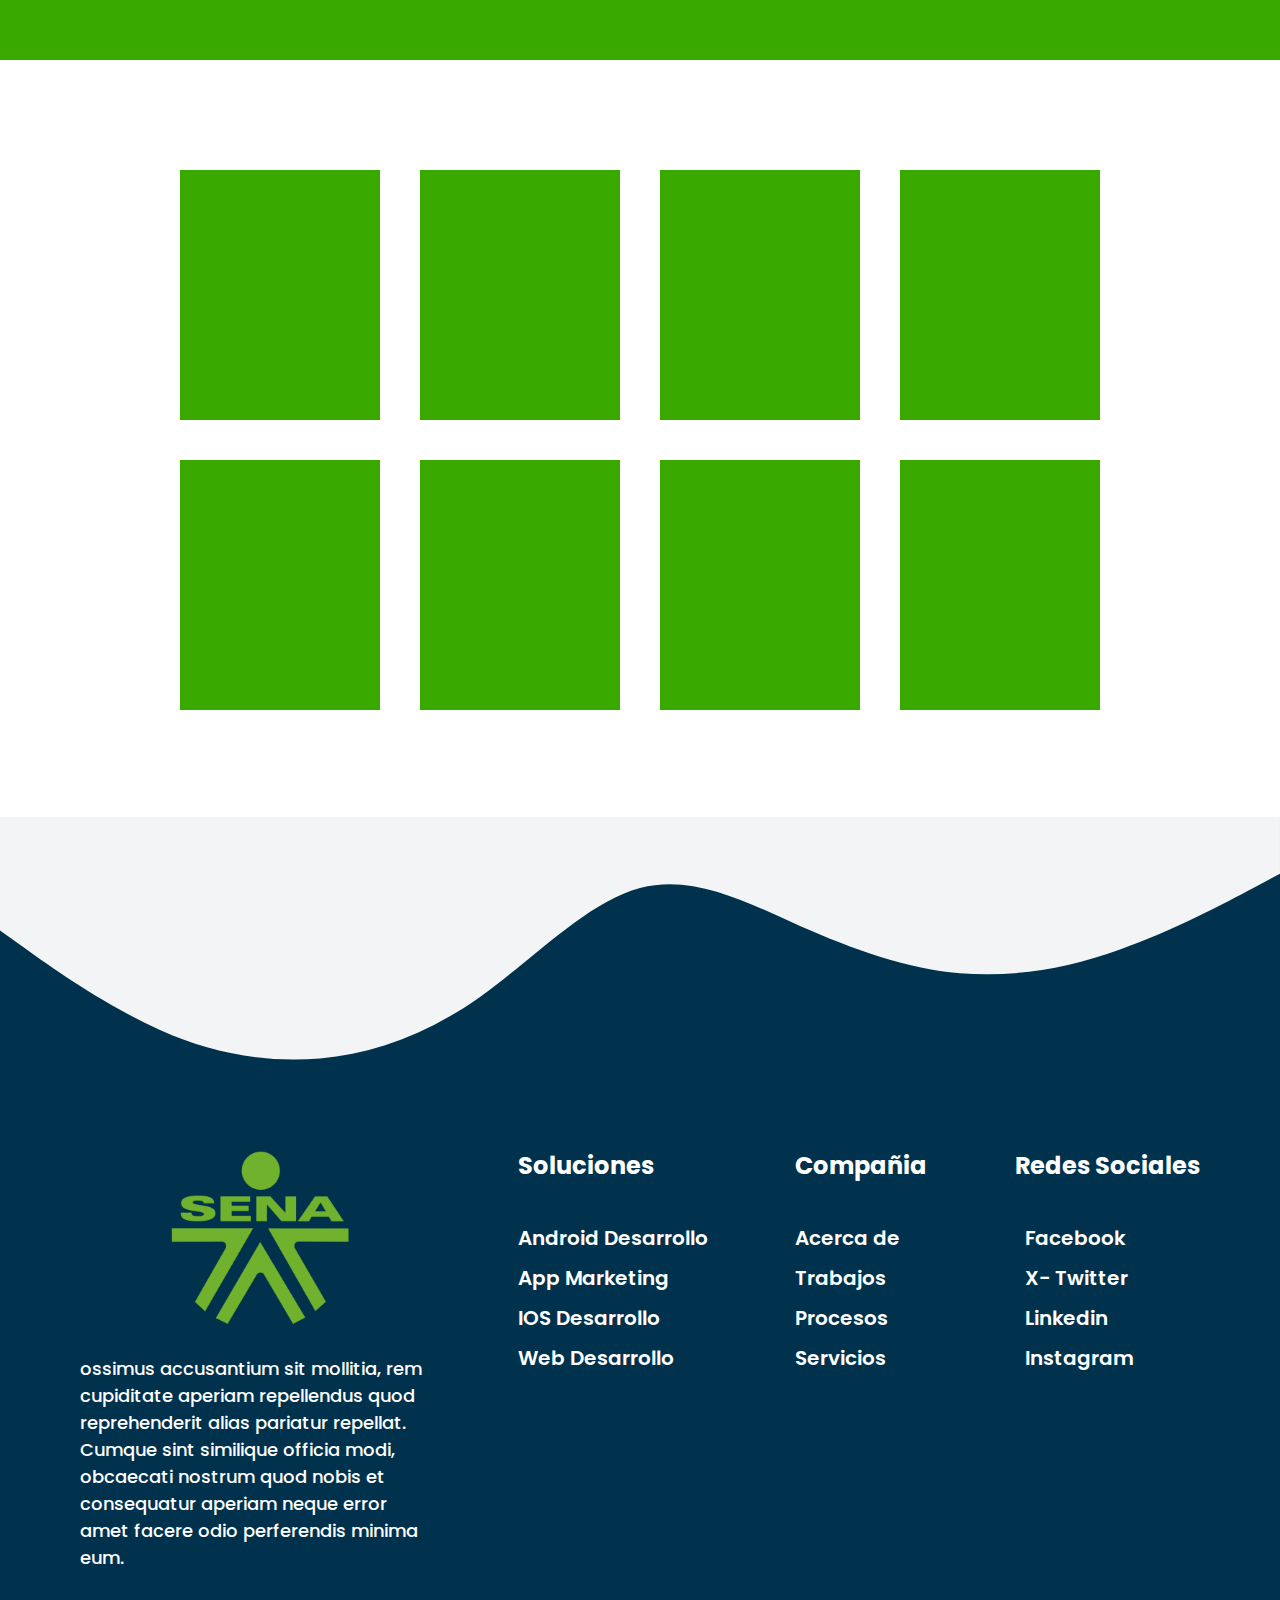
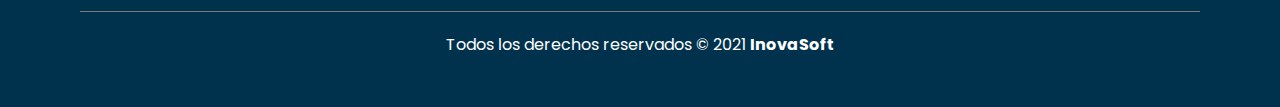
<file: footer/index.html>
<!DOCTYPE html>
<html lang="es">

<head>
  <meta charset="UTF-8">
  <meta name="viewport" content="width=device-width, initial-scale=1.0">
  <title>Footer</title>

  <link rel="stylesheet" href="style/style.css">

  <link rel="stylesheet" href="https://cdnjs.cloudflare.com/ajax/libs/font-awesome/6.3.0/css/all.min.css"
    integrity="sha512-SzlrxWUlpfuzQ+pcUCosxcglQRNAq/DZjVsC0lE40xsADsfeQoEypE+enwcOiGjk/bSuGGKHEyjSoQ1zVisanQ=="
    crossorigin="anonymous" referrerpolicy="no-referrer" />
</head>

<body>
  <header>

  </header>
  <div class="body__page">
    <div class="cover">
      <div class="container__article">
        <div class="box__article"></div>
        <div class="box__article"></div>
        <div class="box__article"></div>
        <div class="box__article"></div>
        <div class="box__article"></div>
        <div class="box__article"></div>
        <div class="box__article"></div>
        <div class="box__article"></div>
      </div>
    </div>

    <footer>

      <div class="wave">
        <img src="img/wave.svg" alt="">
      </div>

      <div class="container__footer">

        <div class="box__footer">
          <div class="logo">
            <img src="img/logo-sena-verde.png" alt="logo_sena">
          </div>
          <div class="terms">
            <p>
              ossimus accusantium sit mollitia, rem cupiditate aperiam repellendus quod reprehenderit alias pariatur
              repellat. Cumque sint similique officia modi, obcaecati nostrum quod nobis et consequatur aperiam neque
              error amet facere odio perferendis minima eum.
            </p>
          </div>
        </div>
        <div class="box__footer">
          <h2>Soluciones</h2>
          <a href="https://www.zoho.com">Android Desarrollo</a>
          <a href="https://www.kiwop.com">App Marketing</a>
          <a href="https://www.ibm.com/es-es/topics/ios-app-development">IOS Desarrollo</a>
          <a href="https://desarrolloweb.com">Web Desarrollo</a>
        </div>

        <div class="box__footer">
          <h2>Compañia</h2>
          <a href="#">Acerca de</a>
          <a href="#">Trabajos</a>
          <a href="#">Procesos</a>
          <a href="#">Servicios</a>
        </div>

        <div class="box__footer">
          <h2>Redes Sociales</h2>
          <a href="https://www.facebook.com/"><i class="fa-brands fa-facebook"></i> Facebook</a>
          <a href="https://twitter.com/?lang=es"><i class="fa-brands fa-twitter"></i> X- Twitter</a>
          <a href="https://co.linkedin.com/"><i class="fa-brands fa-linkedin"></i>Linkedin</a>
          <a href="https://www.instagram.com/"> <i class="fa-brands fa-instagram"></i> Instagram</a>
        </div>
      </div>

      <div class="box__copyright">
        <hr>
        <p>Todos los derechos reservados © 2021 <b> InovaSoft</b></p>
      </div>
    </footer>
  </div>

</body>

</html>
</file>
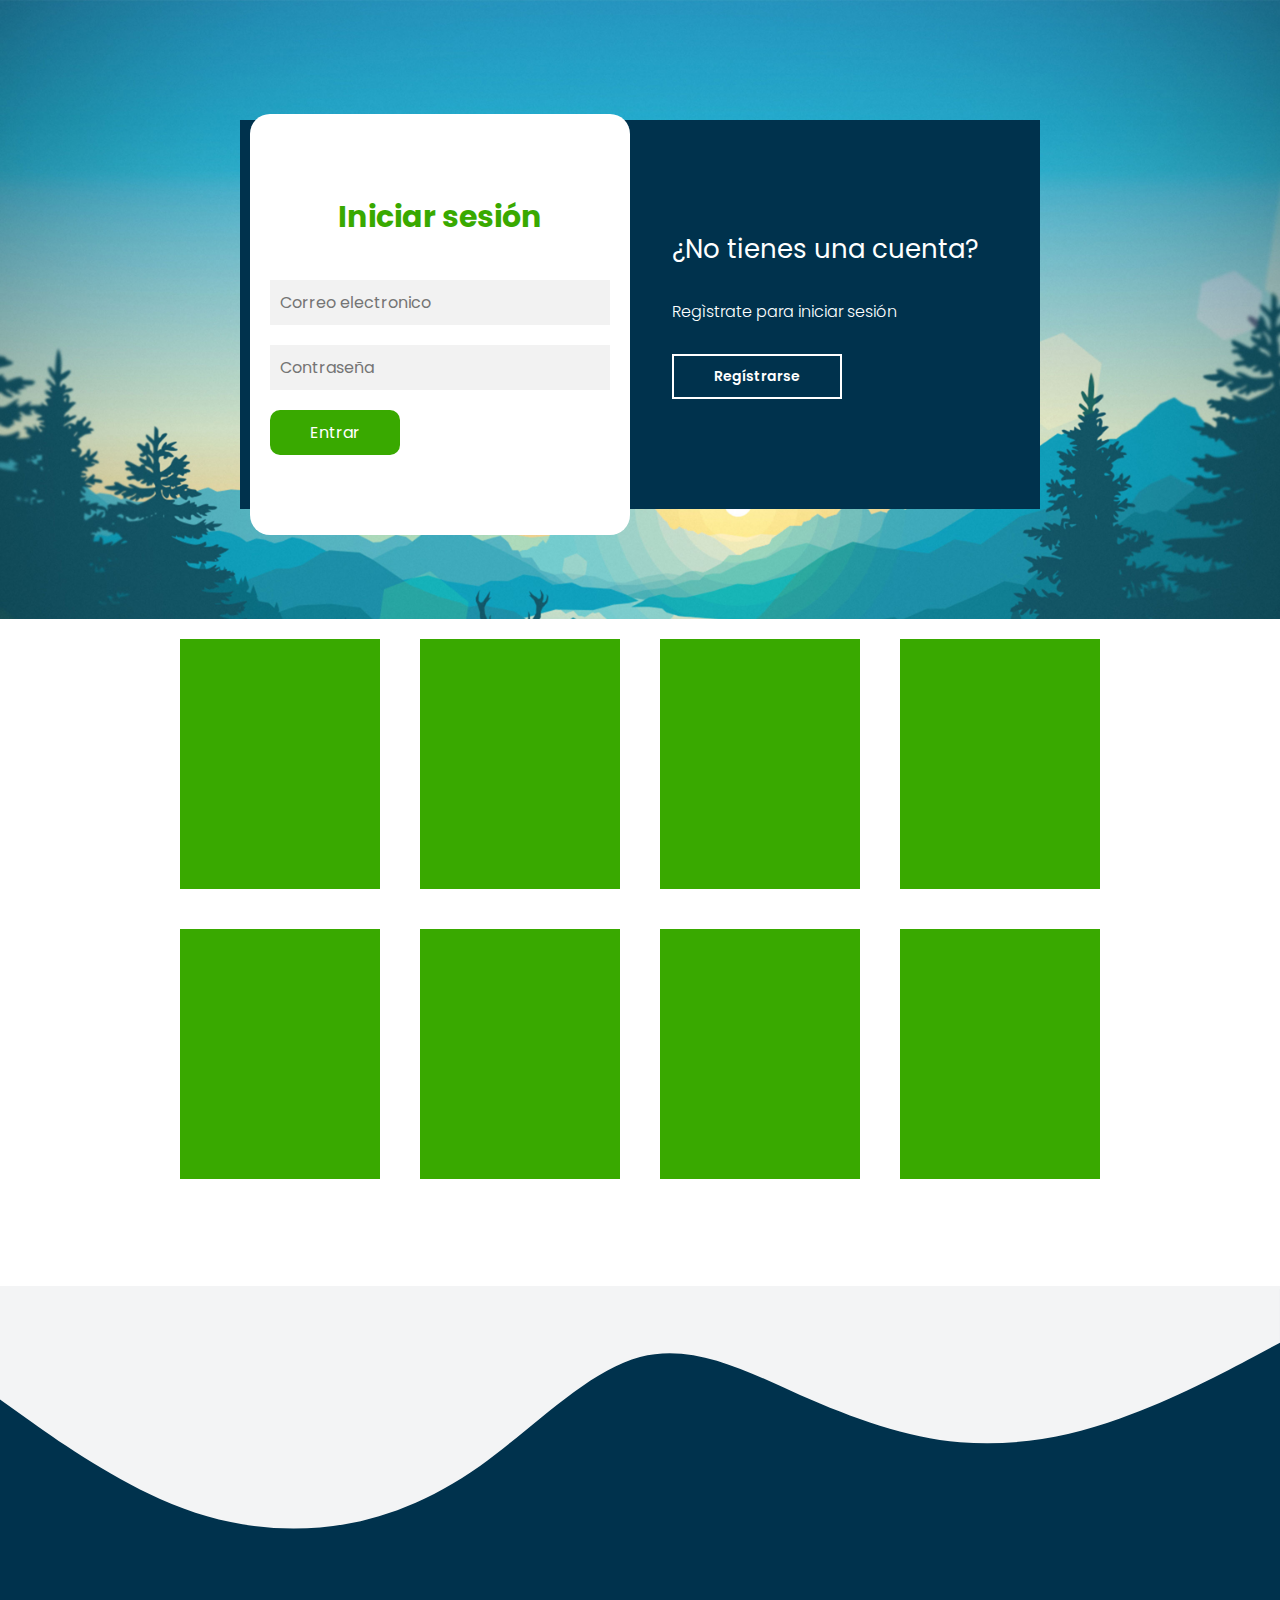
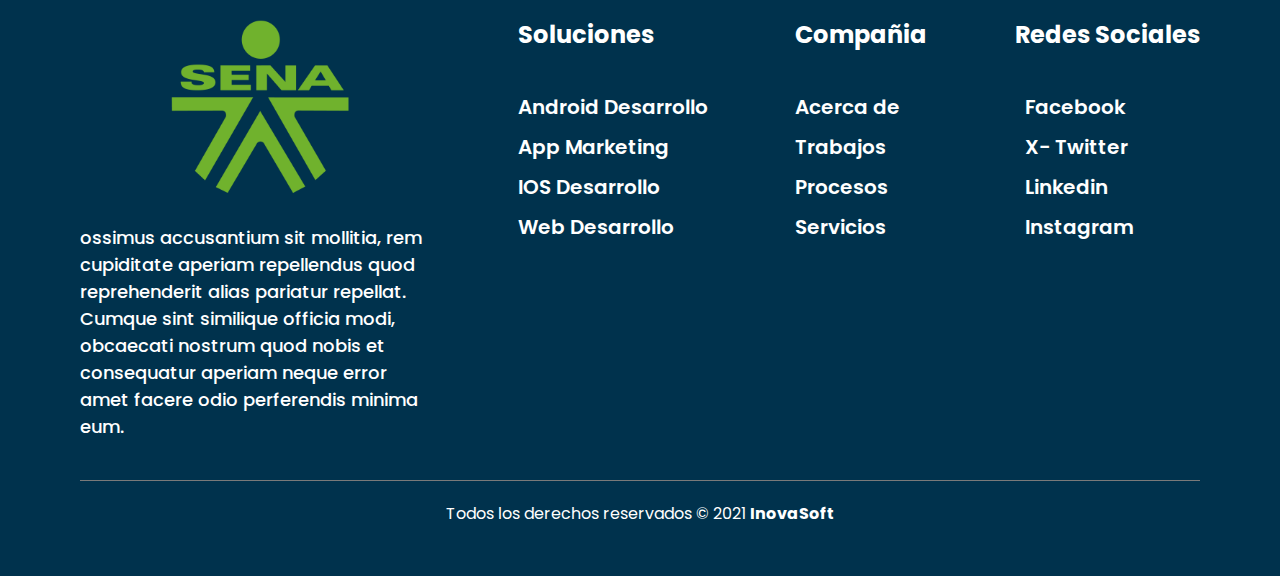
<file: Login-y-registro/index.html>
<!DOCTYPE html>
<html lang="en">

<head>
    <meta charset="UTF-8">
    <meta name="viewport" content="width=device-width, initial-scale=1.0">
    <link rel="stylesheet" href="assets/css/estilos.css">
    <link rel="stylesheet" href="../footer/style/style.css">
    <link rel="preconnect" href="https://fonts.googleapis.com">
    <link rel="preconnect" href="https://fonts.gstatic.com" crossorigin>
    <link href="https://fonts.googleapis.com/css2?family=Roboto&display=swap" rel="stylesheet">
    <title>Login y registro Sena-ADSO</title>
    <link rel="stylesheet" href="https://cdnjs.cloudflare.com/ajax/libs/font-awesome/6.3.0/css/all.min.css"
    integrity="sha512-SzlrxWUlpfuzQ+pcUCosxcglQRNAq/DZjVsC0lE40xsADsfeQoEypE+enwcOiGjk/bSuGGKHEyjSoQ1zVisanQ=="
    crossorigin="anonymous" referrerpolicy="no-referrer" />
</head>

<body>

    <main>
        <div class="contenedor__todo">
            <div class="caja__trasera">
                <div class="caja__trasera--login">
                    <h3>¿Ya tienes cuenta?</h3>
                    <p>Inicia sesiòn para entrar en la página</p>
                    <button id="btn__iniciar--sesion">Inicar sesión</button>
                </div>

                <div class="caja__trasera--register">
                    <h3>¿No tienes una cuenta?</h3>
                    <p>Regìstrate para iniciar sesión</p>
                    <button id="btn__registrarse">Regístrarse</button>
                </div>
            </div>
            <!-- FORMULARIO LOGIN Y REGISTRO -->
            <div class="contenedor__login--register">
                <!-- login -->
                <form action="" class="formulario__login">
                    <h2>Iniciar sesión</h2>
                    <input type="text" placeholder="Correo electronico">
                    <input type="password" placeholder="Contraseña">
                    <a class="btn__login" href="../menu/index.html">Entrar</a>
                </form>
                <!-- REGISTRO -->
                <form action="" class="formulario__register">
                    <H2>Registrarse</H2>
                    <input type="text" placeholder="Nombre completo">
                    <input type="text" placeholder="Correo Electronico">
                    <input type="text" placeholder="Usuario">
                    <input type="password" placeholder="Contraseña">
                    <button>Registrarse</button>
                </form>
            </div>
        </div>

    </main>

    <div class="body__page">
        <div class="cover">
            <div class="container__article">
                <div class="box__article"></div>
                <div class="box__article"></div>
                <div class="box__article"></div>
                <div class="box__article"></div>
                <div class="box__article"></div>
                <div class="box__article"></div>
                <div class="box__article"></div>
                <div class="box__article"></div>
            </div>
        </div>

        <footer>

            <div class="wave">
                <img src="../footer/img/wave.svg" alt="">
            </div>

            <div class="container__footer">

                <div class="box__footer">
                    <div class="logo">
                        <img src="../footer/img/logo-sena-verde.png" alt="logo_sena">
                    </div>
                    <div class="terms">
                        <p>
                            ossimus accusantium sit mollitia, rem cupiditate aperiam repellendus quod reprehenderit
                            alias pariatur
                            repellat. Cumque sint similique officia modi, obcaecati nostrum quod nobis et consequatur
                            aperiam neque
                            error amet facere odio perferendis minima eum.
                        </p>
                    </div>
                </div>
                <div class="box__footer">
                    <h2>Soluciones</h2>
                    <a href="https://www.zoho.com">Android Desarrollo</a>
                    <a href="https://www.kiwop.com">App Marketing</a>
                    <a href="https://www.ibm.com/es-es/topics/ios-app-development">IOS Desarrollo</a>
                    <a href="https://desarrolloweb.com">Web Desarrollo</a>
                </div>

                <div class="box__footer">
                    <h2>Compañia</h2>
                    <a href="#">Acerca de</a>
                    <a href="#">Trabajos</a>
                    <a href="#">Procesos</a>
                    <a href="#">Servicios</a>
                </div>

                <div class="box__footer">
                    <h2>Redes Sociales</h2>
                    <a href="https://www.facebook.com/"><i class="fa-brands fa-facebook"></i> Facebook</a>
                    <a href="https://twitter.com/?lang=es"><i class="fa-brands fa-twitter"></i> X- Twitter</a>
                    <a href="https://co.linkedin.com/"><i class="fa-brands fa-linkedin"></i>Linkedin</a>
                    <a href="https://www.instagram.com/"> <i class="fa-brands fa-instagram"></i> Instagram</a>
                </div>
            </div>

            <div class="box__copyright">
                <hr>
                <p>Todos los derechos reservados © 2021 <b> InovaSoft</b></p>
            </div>
        </footer>
    </div>

    <script src="assets/js/java.js"></script>

</body>

</html>
</file>
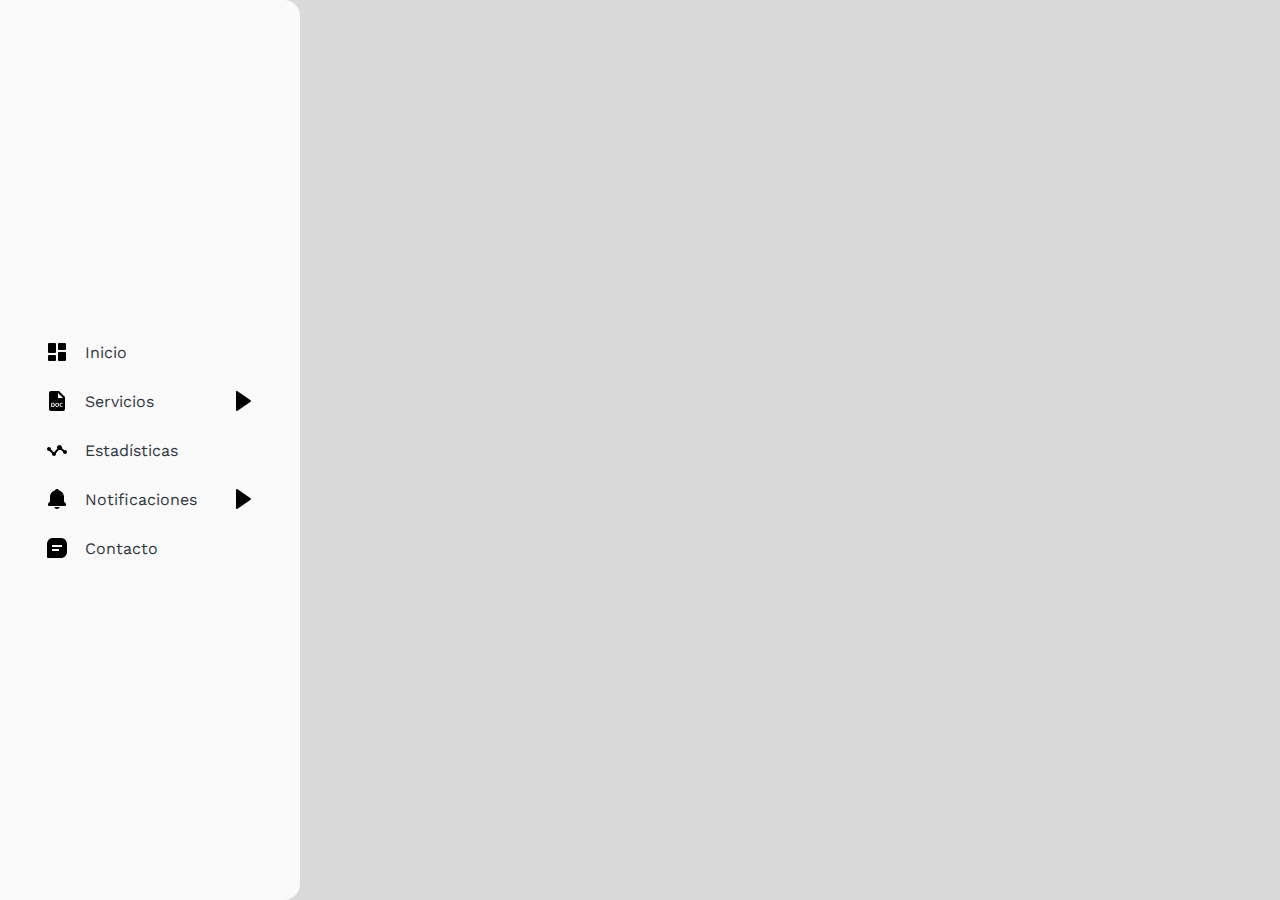
<file: menu/index.html>
<!DOCTYPE html>
<html lang="es">
<head>
  <meta charset="UTF-8">
  <meta name="viewport" content="width=device-width, initial-scale=1.0">
  <link rel="stylesheet" href="estilos.css">
  <title>Menu</title>
</head>
<body>
  <!-- https://boxicons.com/ -->
  
  <nav class="nav">
    <ul class="list">

      <li class="list__item">
        <div class="list__button">
          <img src="Assets/Dasshboard.svg" class="list__img">
          <a href="#" class="nav__link active">Inicio</a>
        </div>
      </li>
      
      <li class="list__item list__item--click">
        <div class="list__button list__button--click">
          <img src="Assets/Docs.svg" class="list__img">          
          <a href="#" class="nav__link">Servicios</a>
          <img src="Assets/Arrow.svg" class="list__arrow">
        </div>  
        
          <ul class="list__show">
            <li class="list_inside">
              <a href="#" class="nav__link nav__link--inside">Estoy dentro</a>
            </li>
            <li class="list_inside">
              <a href="#" class="nav__link nav__link--inside">Estoy dentro</a>
            </li>
            <li class="list_inside">
              <a href="#" class="nav__link nav__link--inside">Estoy dentro</a>
            </li>
          </ul>
      </li>

      <li class="list__item">
        <div class="list__button">
          <img src="Assets/Stats.svg" class="list__img">
            <a href="#" class="nav__link">Estadísticas</a>
        </div>
      </li>
      
      <li class="list__item list__item--click">
        <div class="list__button list__button--click">
          <img src="Assets/Bell.svg" class="list__img">          
          <a href="#" class="nav__link">Notificaciones</a>
          <img src="Assets/Arrow.svg" class="list__arrow">
        </div>  
          <ul class="list__show">
            <li class="list_inside">
              <a href="#" class="nav__link nav__link--inside">Estoy dentro</a>
            </li>
            <li class="list_inside">
              <a href="#" class="nav__link nav__link--inside">Estoy dentro</a>
            </li>
            <li class="list_inside">
              <a href="#" class="nav__link nav__link--inside">Estoy dentro</a>
            </li>
          </ul>
        
      </li>

      <li class="list__item">
        <div class="list__button">
          <img src="Assets/Message.svg" class="list__img">
          <a href="#" class="nav__link">Contacto</a>
        </div>
      </li>

    </ul>  
  </nav>

  <script src="java.js"></script>
</body>
</html>
</file>
<file: footer/style/style.css>
@import url('https://fonts.googleapis.com/css2?family=Poppins:wght@300;400;600;700&display=swap');

* {
  margin: 0;
  padding: 0;
  box-sizing: border-box;
  font-family: 'Poppins', sans-serif;
  text-decoration: none;
}

header{
  width: 100%;
  height: 60px;
  background: #39a900;
}

.cover{
  width: 100%;
  height: 500px;
  background: #ffff;
  margin-top: 20px;
}


.container__article{
  max-width: 1000px;
  padding: 0px 20px;
  margin: auto;
  height: 100%;
  margin-top: 90px;
  display: flex;
  flex-wrap: wrap;
  justify-content: center;
}

.container__article .box__article{
  width: 200px;
  height: 250px;
  background: #39a900;
  margin: 20px;
}

footer{
  margin-top: 170px;
  width: 100%;
  padding: 50px 0px;
  background-color: #00324d;
  
}

.container__footer{
  display: flex;
  flex-wrap: wrap;
  justify-content: space-between;
  max-width: 1200px;
  margin: auto;
  margin-top: 0px;
}

.box__footer{
  display: flex;
  flex-direction: column;
  padding: 40px;
}

.wave img{
 margin-top: -53px;
 width: 100%;
}

.box__footer .logo img{
  width: 180px;
  margin-left: 90px;
}

.box__footer .terms{
  max-width: 350px;
  margin-top: 20px;
  font-weight: 500;
  color: #ffff;
  font-size: 18px;
}

.box__footer h2{
  margin-bottom: 30px;
  color: #ffff;
  font-weight: 700;
}

.box__footer a{
  margin-top: 10px;
  color: #fff;
  font-weight: 600;
  font-size: 20px;
}

.box__footer i {
  margin-right: 10px;
}

.box__footer a:hover{
  opacity: 0.8;
}

.box__footer a .fab{
  font-size: 20px;
}

.box__copyright{
  max-width: 1200px;
  margin: auto;
  text-align: center;
  padding: 0px 40px;
}

.box__copyright p{
  margin-top: 20px;
  color: #fff;
}

.box__copyright hr{
  border: none;
  height: 1px;
  background-color: #7a7a7a;
}
</file>
<file: Login-y-registro/assets/css/estilos.css>
*{
    margin: 0;
    padding: 0;
    box-sizing: border-box;
    text-decoration: none;
    font-family: 'Roboto', sans-serif;
}

 /* PONERLE DE FONDO UNA IMAGEN A LA PAGINA */
body{
    background-image: url(../images/bg3.jpg);
    /* Ajusta el tamaño de la iamgen al contenedor */
    background-size: cover;
    background-repeat: no-repeat;
    background-position: center;
    background-attachment: fixed;
} 

/* Ajuusta el formulario */
main{
    width: 100%;
    padding: 20px;
    margin: auto;
    margin-top: 100px;
}

/* CENTRAR FORMULARIO */
 .contenedor__todo{
    width: 100%;
    max-width: 800px;
    margin: auto;
    position: relative;
} 

 /* FONDO COLOR SOLIDO PARA EL DIV CAJA TRASERA */
.caja__trasera{
    width: 100%;
    padding: 10px 20px;
    /* AJUSTAR LOS DIV ADENTRO  */
    display: flex;
    justify-content: center;
    -webkit-backdrop-filter: blur(10px);
    /* EFECTO ESPEJO */
    backdrop-filter: blur(10px);
    background-color: #00324d;

}

.caja__trasera div{
    /* TAMAÑO */
    margin: 100px 40px;
    color: white;
    transition: all 500ms;
}


.caja__trasera div p,
.caja__trasera button{
    margin-top: 30px;
}

.caja__trasera div h3{
    font-weight: 400;
    font-size: 26px;
}

.caja__trasera div p{
    font-size: 16px;
    font-weight: 300;
}

/* ESTILO BOTONES CAJA TRASERA */
.caja__trasera button{
    padding: 10px 40px;
    border: 2px solid #fff;
    font-size: 14px;
    
    /* SIN FONDO */
    background: transparent;

    font-weight: 600;
    cursor: pointer;
    color: white;
    outline: none;
    transition: all 300ms;
}

.caja__trasera button:hover{
    background: #fff;
    color: #39a900;
}

/*Formularios*/

.contenedor__login--register{
    display: flex;
    align-items: center;
    width: 100%;
    max-width: 380px;
    position: relative;
    top: -185px;
    left: 10px;
    transition: left 500ms cubic-bezier(0.175, 0.885, 0.320, 1.275);
}

/* ESTILO CONTENEDOR */
 .contenedor__login--register form{
    width: 100%;
    padding: 80px 20px;
    background: white;
    position: absolute;
    border-radius: 20px;
}

/* ESTILO TITULO H2 */
.contenedor__login--register form h2{
    font-size: 30px;
    text-align: center;
    margin-bottom: 20px;
    color: #39a900
}

/* ESTILO CASILLAS INPUT */
.contenedor__login--register form input{
    width: 100%;
    margin-top: 20px;
    padding: 10px;
    /*QUITARLEELBORDE*/border: none;
    background: #F2F2F2;
    font-size: 16px;
    outline-color:#2f6b10;
    transition:all .0.3s ;
    -webkit-transition:all .0.3s ;
    -moz-transition:all .0.3s ;
    -ms-transition:all .0.3s ;
    -o-transition:all .0.3s ;
}

/* ESTILO BOTON REGISTRAR DEL FORMULARIO */
.contenedor__login--register form button{
    padding: 10px 40px;
    /* ESPACIO ARRIBA  */
    margin-top: 30px;
    border: none;
    font-size: 16px;
    background: #39a900;
    /* GROSOR DE LA TIPOGRAFIA */
    font-weight: 600; /*no va con px */

    cursor: pointer;
    color: white;
    outline: none;
}

.btn__login{
    padding: 10px 40px;
        /*espacioalrededortexto*/margin-top: 20px;
    display: inline-flex;
    background-color: #39a900;
    /*colorbotón*/color: #ffffff;
    /*colortexto*/text-decoration: none;
    /*decoracióntexto*/border-radius: 10px;
}

.btn__login:hover{
    background-color: #2f6b10;
}


.formulario__login{
    opacity: 1;
    display: block;
}

/* EL DISPLAY NONE OCULTA TODO EL CONTENEDOR */
/* OCULTAR FORMULARIO DE REGISTRO */
.formulario__register{
    display: none;
}



@media screen and (max-width: 850px){

    main{
        margin-top: 50px;
    }

    .caja__trasera{
        max-width: 350px;
        height: 300px;
        flex-direction: column;
        margin: auto;
    }

    .caja__trasera div{
        margin: 0px;
        position: absolute;
    }

    .contenedor__login--register{
        top: -10px;
        left: -5px;
        margin: auto;
    }

    .contenedor__login--register form{
        position: relative;
    }
}
</file>
<file: menu/estilos.css>
@import url('https://fonts.googleapis.com/css2?family=Work+Sans:wght@500&display=swap');

*{
  margin: 0;
  padding: 0;
  box-sizing: border-box;
}

body{
  background-color: rgb(218, 218, 218);
  font-family: 'Work Sans', sans-serif;
}

.nav{
  width: 300px;
}

.nav__link{
  color: #303440;
  display: block;
  padding: 15px 0;
  text-decoration: none;
}

.nav__link--inside{
  border-radius: 6px;
  padding-left: 20px;
  text-align: left;
}

.nav__link--inside:hover{
  background: #abedfd;
}

.list{
  width: 100%;
  height: 100vh;
  display: flex;
  justify-content: center;
  flex-direction: column;
  border-radius: 0 16px 16px 0;
  background: rgb(250, 250, 250);
}

.list__item{
  list-style-type: none;
  width: 100%;
  text-align: center;
  overflow: hidden;
}

.list__item--click{
  cursor: pointer;
}

.list__button{
  display: flex;
  align-items: center;
  gap: 1em;
  width: 70%;
  margin: 0 auto;
}

/*1 ojo viene de js*/
.arrow .list__arrow{
  transform: rotate(90deg);
}

.list__arrow{
  margin-left: auto;
  /*1 ojo viene de js*/
  transition: transform .3s;
}

.list__show{
  width: 80%;
  margin-left: auto;
  border-left: 2px solid #303440;
  list-style: none;
  transition: height .4s;
  height: 0; 
}
</file>
